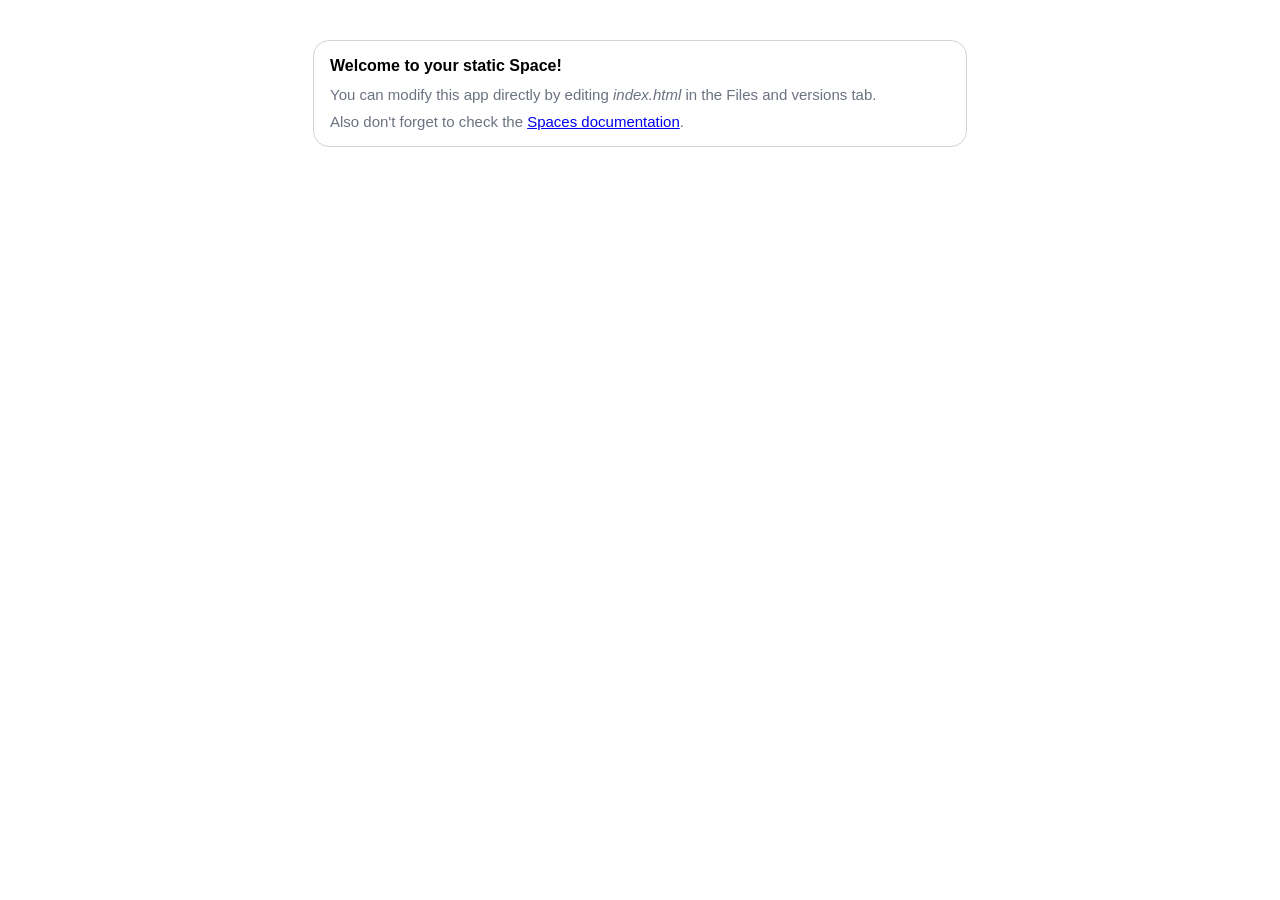
<file: index.html>
<!doctype html>
<html>
	<head>
		<meta charset="utf-8" />
		<meta name="viewport" content="width=device-width" />
		<title>My static Space</title>
		<link rel="stylesheet" href="style.css" />
	</head>
	<body>
		<div class="card">
			<h1>Welcome to your static Space!</h1>
			<p>You can modify this app directly by editing <i>index.html</i> in the Files and versions tab.</p>
			<p>
				Also don't forget to check the
				<a href="https://huggingface.co/docs/hub/spaces" target="_blank">Spaces documentation</a>.
			</p>
		</div>
	</body>
</html>
</file>
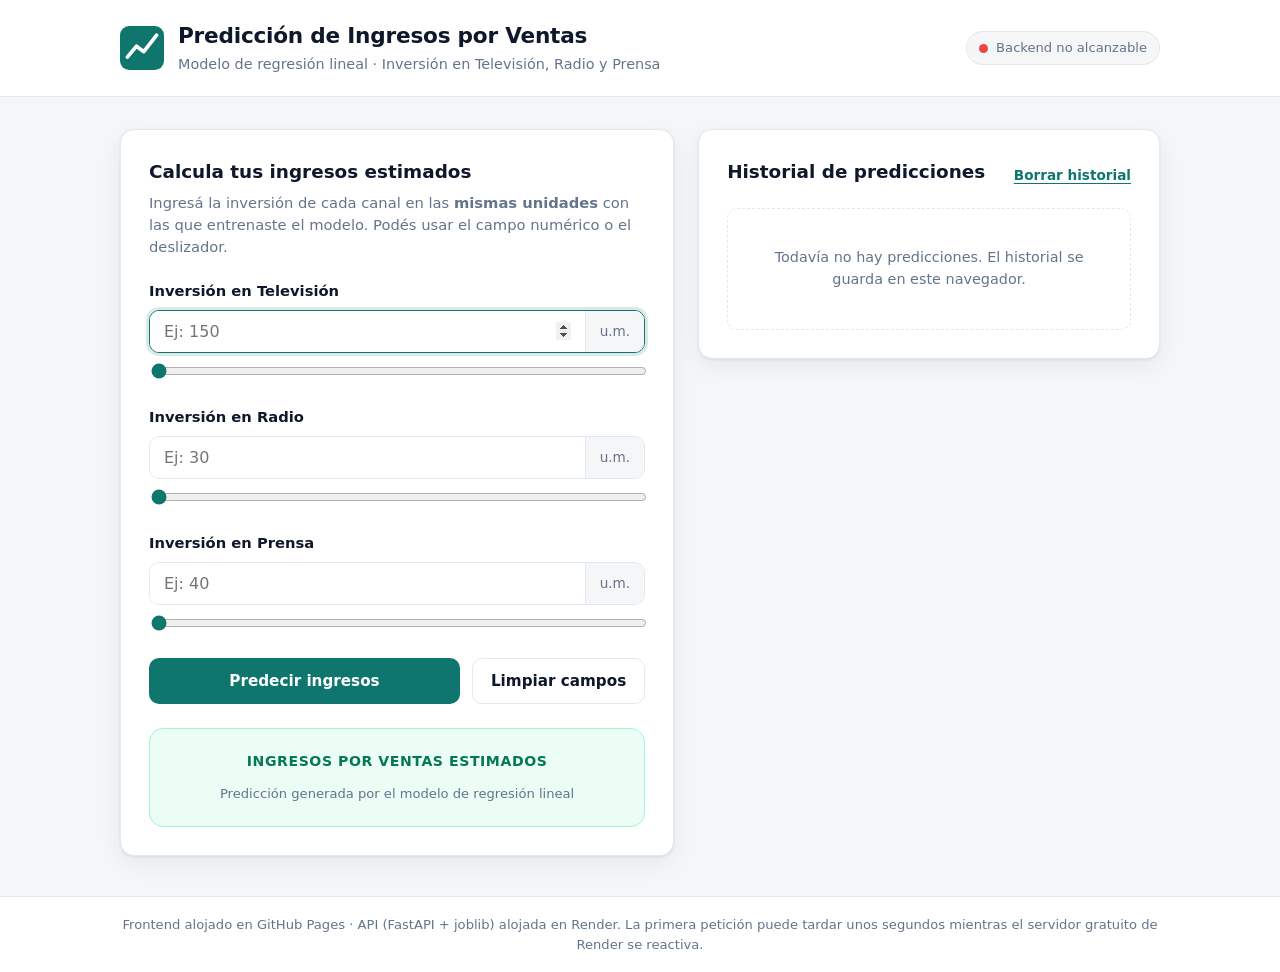
<file: docs/index.html>
<!DOCTYPE html>
<html lang="es">
<head>
  <meta charset="UTF-8">
  <meta name="viewport" content="width=device-width, initial-scale=1">
  <title>Predicción de Ingresos por Ventas</title>
  <meta name="description" content="Aplicación para predecir ingresos por ventas a partir de la inversión en publicidad (Televisión, Radio, Prensa) mediante un modelo de regresión lineal.">
  <link rel="icon" href="data:image/svg+xml,%3Csvg xmlns='http://www.w3.org/2000/svg' viewBox='0 0 24 24'%3E%3Crect width='24' height='24' rx='5' fill='%230f766e'/%3E%3Cpath d='M4 17l5-6 4 3 7-9' stroke='white' stroke-width='2' fill='none' stroke-linecap='round' stroke-linejoin='round'/%3E%3C/svg%3E">
  <link rel="stylesheet" href="style.css">
</head>
<body>

  <header class="encabezado">
    <div class="contenedor encabezado-interior">
      <div class="marca">
        <svg class="marca-icono" viewBox="0 0 24 24" aria-hidden="true">
          <rect width="24" height="24" rx="5" fill="#0f766e"/>
          <path d="M4 17l5-6 4 3 7-9" stroke="white" stroke-width="2" fill="none" stroke-linecap="round" stroke-linejoin="round"/>
        </svg>
        <div>
          <h1>Predicción de Ingresos por Ventas</h1>
          <p class="subtitulo">Modelo de regresión lineal · Inversión en Televisión, Radio y Prensa</p>
        </div>
      </div>
      <div class="estado-servidor" id="estado-servidor" title="Estado del backend en Render">
        <span class="punto" id="estado-punto"></span>
        <span id="estado-texto">Comprobando conexión…</span>
      </div>
    </div>
  </header>

  <main class="contenedor grilla">

    <!-- ============ Formulario de predicción ============ -->
    <section class="tarjeta formulario">
      <h2>Calcula tus ingresos estimados</h2>
      <p class="ayuda">
        Ingresá la inversión de cada canal en las <strong>mismas unidades</strong> con las que entrenaste el modelo.
        Podés usar el campo numérico o el deslizador.
      </p>

      <form id="form-prediccion" novalidate>

        <div class="campo">
          <label for="tv">Inversión en Televisión</label>
          <div class="fila-input">
            <input type="number" id="tv" name="tv" min="0" step="any" placeholder="Ej: 150" required>
            <span class="unidad">u.m.</span>
          </div>
          <input type="range" id="tv-rango" min="0" max="300" step="1" value="0" aria-label="Inversión en Televisión">
        </div>

        <div class="campo">
          <label for="radio">Inversión en Radio</label>
          <div class="fila-input">
            <input type="number" id="radio" name="radio" min="0" step="any" placeholder="Ej: 30" required>
            <span class="unidad">u.m.</span>
          </div>
          <input type="range" id="radio-rango" min="0" max="50" step="0.5" value="0" aria-label="Inversión en Radio">
        </div>

        <div class="campo">
          <label for="prensa">Inversión en Prensa</label>
          <div class="fila-input">
            <input type="number" id="prensa" name="prensa" min="0" step="any" placeholder="Ej: 40" required>
            <span class="unidad">u.m.</span>
          </div>
          <input type="range" id="prensa-rango" min="0" max="120" step="1" value="0" aria-label="Inversión en Prensa">
        </div>

        <div class="acciones">
          <button type="submit" id="btn-predecir" class="btn-primario">
            <span class="btn-texto">Predecir ingresos</span>
            <span class="btn-cargando" hidden>
              <span class="spinner" aria-hidden="true"></span>
              Consultando al modelo…
            </span>
          </button>
          <button type="button" id="btn-limpiar" class="btn-secundario">Limpiar campos</button>
        </div>

        <p class="mensaje" id="mensaje" role="status" aria-live="polite"></p>
      </form>

      <div class="resultado" id="resultado" hidden>
        <span class="resultado-etiqueta">Ingresos por ventas estimados</span>
        <span class="resultado-valor" id="valor-resultado"></span>
        <span class="resultado-nota">Predicción generada por el modelo de regresión lineal</span>
      </div>
    </section>

    <!-- ============ Historial ============ -->
    <section class="tarjeta historial">
      <div class="historial-cabecera">
        <h2>Historial de predicciones</h2>
        <button type="button" id="btn-borrar-historial" class="btn-texto-link">Borrar historial</button>
      </div>

      <div class="historial-vacio" id="historial-vacio">
        <p>Todavía no hay predicciones. El historial se guarda en este navegador.</p>
      </div>

      <div class="tabla-contenedor" id="historial-contenedor" hidden>
        <table id="tabla-historial">
          <thead>
            <tr>
              <th>Fecha</th>
              <th>TV</th>
              <th>Radio</th>
              <th>Prensa</th>
              <th>Ingresos estim.</th>
            </tr>
          </thead>
          <tbody id="cuerpo-historial"></tbody>
        </table>
      </div>
    </section>

  </main>

  <footer class="pie">
    <div class="contenedor">
      <p>
        Frontend alojado en GitHub Pages · API (FastAPI + joblib) alojada en Render.
        La primera petición puede tardar unos segundos mientras el servidor gratuito de Render se reactiva.
      </p>
    </div>
  </footer>

  <script src="cliente.js"></script>
  <script src="script.js"></script>
</body>
</html>
</file>
<file: style.css>
body {
	padding: 2rem;
	font-family: -apple-system, BlinkMacSystemFont, "Arial", sans-serif;
}

h1 {
	font-size: 16px;
	margin-top: 0;
}

p {
	color: rgb(107, 114, 128);
	font-size: 15px;
	margin-bottom: 10px;
	margin-top: 5px;
}

.card {
	max-width: 620px;
	margin: 0 auto;
	padding: 16px;
	border: 1px solid lightgray;
	border-radius: 16px;
}

.card p:last-child {
	margin-bottom: 0;
}
</file>
<file: docs/style.css>
/* ============================================================
   Predicción de Ingresos por Ventas — hoja de estilos
   Paleta: verde azulado (teal) sobre neutros cálidos.
   ============================================================ */

:root {
  --primario: #0f766e;
  --primario-oscuro: #115e59;
  --primario-claro: #ccfbf1;
  --fondo: #f4f6f7;
  --tarjeta: #ffffff;
  --texto: #0f172a;
  --texto-suave: #64748b;
  --borde: #e2e8f0;
  --error: #b91c1c;
  --error-fondo: #fef2f2;
  --exito: #047857;
  --exito-fondo: #ecfdf5;
  --radio: 14px;
  --sombra: 0 1px 3px rgba(15, 23, 42, 0.08), 0 8px 24px rgba(15, 23, 42, 0.06);
}

* { box-sizing: border-box; }

html { -webkit-text-size-adjust: 100%; }

body {
  margin: 0;
  font-family: "Segoe UI", system-ui, -apple-system, Roboto, "Helvetica Neue", Arial, sans-serif;
  background: var(--fondo);
  color: var(--texto);
  line-height: 1.5;
  min-height: 100vh;
  display: flex;
  flex-direction: column;
}

.contenedor {
  width: 100%;
  max-width: 1080px;
  margin: 0 auto;
  padding: 0 20px;
}

/* ---------- Encabezado ---------- */
.encabezado {
  background: var(--tarjeta);
  border-bottom: 1px solid var(--borde);
  padding: 20px 0;
}

.encabezado-interior {
  display: flex;
  align-items: center;
  justify-content: space-between;
  gap: 16px;
  flex-wrap: wrap;
}

.marca {
  display: flex;
  align-items: center;
  gap: 14px;
  min-width: 0;
}

.marca-icono {
  width: 44px;
  height: 44px;
  flex-shrink: 0;
}

.encabezado h1 {
  margin: 0;
  font-size: 1.35rem;
  font-weight: 700;
  letter-spacing: -0.01em;
}

.subtitulo {
  margin: 2px 0 0;
  color: var(--texto-suave);
  font-size: 0.9rem;
}

.estado-servidor {
  display: inline-flex;
  align-items: center;
  gap: 8px;
  font-size: 0.82rem;
  color: var(--texto-suave);
  background: var(--fondo);
  border: 1px solid var(--borde);
  padding: 6px 12px;
  border-radius: 999px;
  white-space: nowrap;
}

.punto {
  width: 9px;
  height: 9px;
  border-radius: 50%;
  background: #f59e0b;
  display: inline-block;
}

.punto.ok { background: #10b981; }
.punto.error { background: #ef4444; }

/* ---------- Grilla principal ---------- */
.grilla {
  display: grid;
  grid-template-columns: 1.2fr 1fr;
  gap: 24px;
  padding-top: 32px;
  padding-bottom: 40px;
  align-items: start;
  flex: 1;
}

.tarjeta {
  background: var(--tarjeta);
  border: 1px solid var(--borde);
  border-radius: var(--radio);
  box-shadow: var(--sombra);
  padding: 28px;
  min-width: 0;
}

.tarjeta h2 {
  margin: 0 0 6px;
  font-size: 1.15rem;
  font-weight: 700;
}

.ayuda {
  margin: 0 0 22px;
  color: var(--texto-suave);
  font-size: 0.92rem;
}

/* ---------- Campos del formulario ---------- */
.campo { margin-bottom: 20px; }

.campo label {
  display: block;
  font-weight: 600;
  font-size: 0.92rem;
  margin-bottom: 8px;
}

.fila-input {
  display: flex;
  align-items: stretch;
  border: 1px solid var(--borde);
  border-radius: 10px;
  overflow: hidden;
  transition: border-color 0.15s, box-shadow 0.15s;
}

.fila-input:focus-within {
  border-color: var(--primario);
  box-shadow: 0 0 0 3px rgba(15, 118, 110, 0.15);
}

.fila-input input[type="number"] {
  flex: 1;
  min-width: 0;
  border: none;
  outline: none;
  padding: 11px 14px;
  font-size: 1rem;
  font-family: inherit;
  color: var(--texto);
}

.unidad {
  display: flex;
  align-items: center;
  padding: 0 14px;
  background: var(--fondo);
  color: var(--texto-suave);
  font-size: 0.85rem;
  border-left: 1px solid var(--borde);
}

input[type="range"] {
  width: 100%;
  margin-top: 10px;
  accent-color: var(--primario);
  cursor: pointer;
}

/* ---------- Botones ---------- */
.acciones {
  display: flex;
  gap: 12px;
  margin-top: 8px;
  flex-wrap: wrap;
}

button {
  font-family: inherit;
  cursor: pointer;
  border-radius: 10px;
  font-size: 0.95rem;
  font-weight: 600;
  transition: background 0.15s, transform 0.05s, opacity 0.15s;
}

button:active { transform: translateY(1px); }

.btn-primario {
  flex: 1;
  min-width: 180px;
  background: var(--primario);
  color: #fff;
  border: none;
  padding: 13px 20px;
  display: inline-flex;
  align-items: center;
  justify-content: center;
  gap: 8px;
}

.btn-primario:hover:not(:disabled) { background: var(--primario-oscuro); }

.btn-primario:disabled {
  opacity: 0.65;
  cursor: not-allowed;
}

.btn-secundario {
  background: transparent;
  color: var(--texto);
  border: 1px solid var(--borde);
  padding: 13px 18px;
}

.btn-secundario:hover { background: var(--fondo); }

.btn-texto-link {
  background: none;
  border: none;
  color: var(--primario);
  font-size: 0.85rem;
  padding: 4px 0;
  text-decoration: underline;
  text-underline-offset: 3px;
}

.btn-texto-link:hover { color: var(--primario-oscuro); }

.spinner {
  width: 16px;
  height: 16px;
  border: 2px solid rgba(255, 255, 255, 0.4);
  border-top-color: #fff;
  border-radius: 50%;
  animation: girar 0.8s linear infinite;
  display: inline-block;
}

@keyframes girar { to { transform: rotate(360deg); } }

/* ---------- Mensajes y resultado ---------- */
.mensaje {
  margin: 16px 0 0;
  padding: 10px 14px;
  border-radius: 8px;
  font-size: 0.9rem;
  display: none;
}

.mensaje.visible { display: block; }

.mensaje.error {
  background: var(--error-fondo);
  color: var(--error);
  border: 1px solid #fecaca;
}

.mensaje.info {
  background: #eff6ff;
  color: #1d4ed8;
  border: 1px solid #bfdbfe;
}

.resultado {
  margin-top: 24px;
  background: var(--exito-fondo);
  border: 1px solid #a7f3d0;
  border-radius: var(--radio);
  padding: 22px;
  text-align: center;
  display: flex;
  flex-direction: column;
  gap: 6px;
}

.resultado-etiqueta {
  font-size: 0.88rem;
  color: var(--exito);
  font-weight: 600;
  text-transform: uppercase;
  letter-spacing: 0.04em;
}

.resultado-valor {
  font-size: 2.4rem;
  font-weight: 800;
  color: var(--primario-oscuro);
  letter-spacing: -0.02em;
  word-break: break-word;
}

.resultado-nota {
  font-size: 0.82rem;
  color: var(--texto-suave);
}

/* ---------- Historial ---------- */
.historial-cabecera {
  display: flex;
  align-items: center;
  justify-content: space-between;
  gap: 12px;
  margin-bottom: 16px;
  flex-wrap: wrap;
}

.historial-vacio {
  color: var(--texto-suave);
  font-size: 0.9rem;
  border: 1px dashed var(--borde);
  border-radius: 10px;
  padding: 24px;
  text-align: center;
}

.tabla-contenedor {
  overflow-x: auto;
  border: 1px solid var(--borde);
  border-radius: 10px;
}

table {
  width: 100%;
  border-collapse: collapse;
  font-size: 0.88rem;
  table-layout: fixed;
}

th, td {
  padding: 10px 12px;
  text-align: right;
  border-bottom: 1px solid var(--borde);
  white-space: nowrap;
  overflow: hidden;
  text-overflow: ellipsis;
}

th:first-child, td:first-child { text-align: left; }

thead th {
  background: var(--fondo);
  font-weight: 600;
  color: var(--texto-suave);
  font-size: 0.8rem;
  text-transform: uppercase;
  letter-spacing: 0.03em;
}

tbody tr:last-child td { border-bottom: none; }

tbody tr:hover { background: #f8fafc; }

td.destacado {
  font-weight: 700;
  color: var(--primario-oscuro);
}

/* ---------- Pie ---------- */
.pie {
  border-top: 1px solid var(--borde);
  background: var(--tarjeta);
  padding: 18px 0;
  color: var(--texto-suave);
  font-size: 0.82rem;
  text-align: center;
}

.pie p { margin: 0; }

/* ---------- Responsive ---------- */
@media (max-width: 820px) {
  .grilla { grid-template-columns: 1fr; }
  .resultado-valor { font-size: 1.9rem; }
  .encabezado h1 { font-size: 1.15rem; }
}

@media (max-width: 420px) {
  .tarjeta { padding: 20px; }
  .acciones { flex-direction: column; }
  .btn-primario, .btn-secundario { width: 100%; }
}

/* Accesibilidad: reducción de movimiento */
@media (prefers-reduced-motion: reduce) {
  .spinner { animation: none; }
  * { transition: none !important; }
}
</file>
